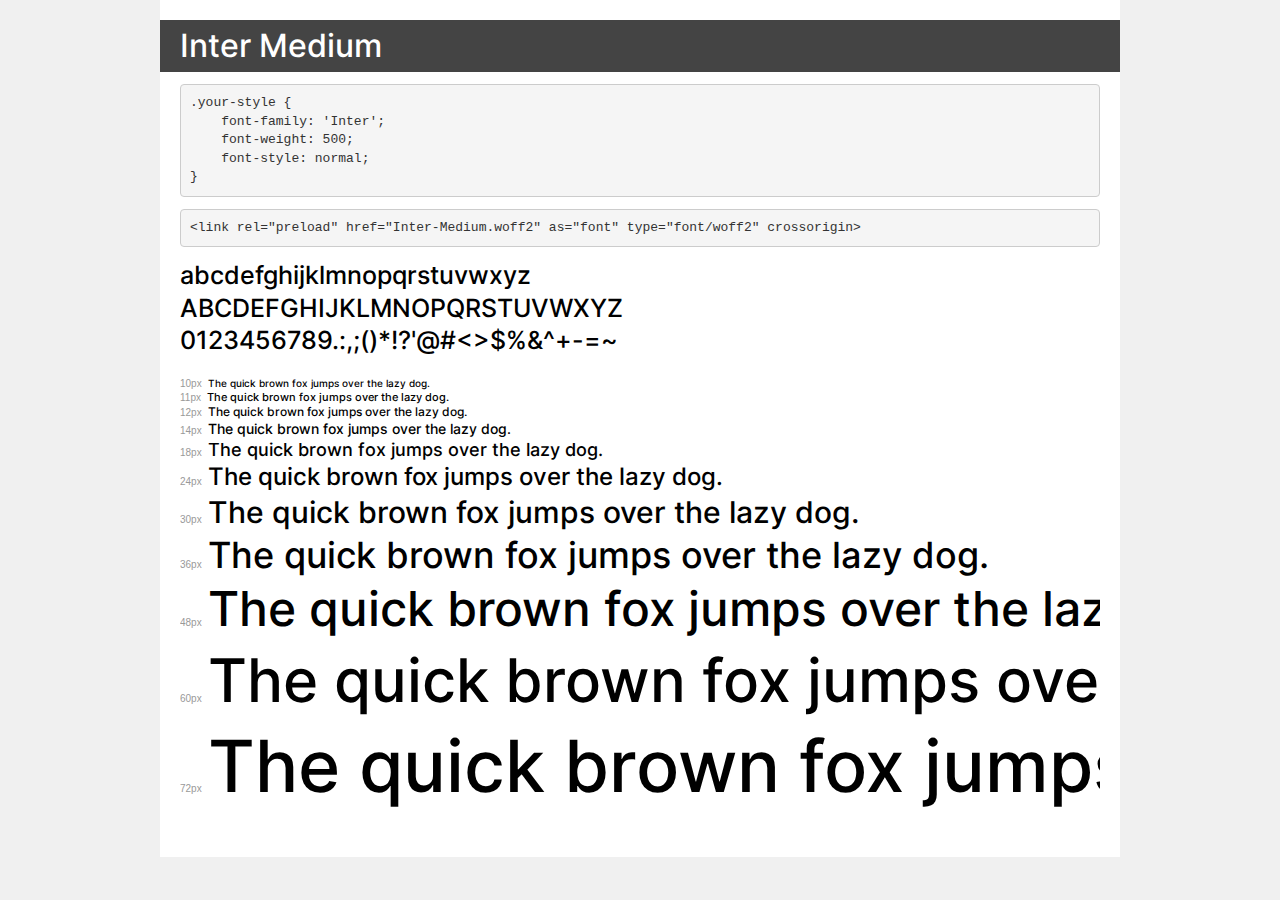
<file: css/fonts/demo.html>
<!DOCTYPE html>
<html lang="en">
<head>
    <meta charset="utf-8">
    <meta http-equiv="X-UA-Compatible" content="IE=edge">
    <meta name="viewport" content="width=device-width, initial-scale=1">
    <meta name="robots" content="noindex, noarchive">
    <meta name="format-detection" content="telephone=no">
    <title>Transfonter demo</title>
    <link href="stylesheet.css" rel="stylesheet">
    <style>
        /*
        http://meyerweb.com/eric/tools/css/reset/
        v2.0 | 20110126
        License: none (public domain)
        */
        html, body, div, span, applet, object, iframe,
        h1, h2, h3, h4, h5, h6, p, blockquote, pre,
        a, abbr, acronym, address, big, cite, code,
        del, dfn, em, img, ins, kbd, q, s, samp,
        small, strike, strong, sub, sup, tt, var,
        b, u, i, center,
        dl, dt, dd, ol, ul, li,
        fieldset, form, label, legend,
        table, caption, tbody, tfoot, thead, tr, th, td,
        article, aside, canvas, details, embed,
        figure, figcaption, footer, header, hgroup,
        menu, nav, output, ruby, section, summary,
        time, mark, audio, video {
            margin: 0;
            padding: 0;
            border: 0;
            font-size: 100%;
            font: inherit;
            vertical-align: baseline;
        }
        /* HTML5 display-role reset for older browsers */
        article, aside, details, figcaption, figure,
        footer, header, hgroup, menu, nav, section {
            display: block;
        }
        body {
            line-height: 1;
        }
        ol, ul {
            list-style: none;
        }
        blockquote, q {
            quotes: none;
        }
        blockquote:before, blockquote:after,
        q:before, q:after {
            content: '';
            content: none;
        }
        table {
            border-collapse: collapse;
            border-spacing: 0;
        }
        /* demo styles */
        body {
            background: #f0f0f0;
            color: #000;
        }
        .page {
            background: #fff;
            width: 920px;
            margin: 0 auto;
            padding: 20px 20px 0 20px;
            overflow: hidden;
        }
        .font-container {
            overflow-x: auto;
            overflow-y: hidden;
            margin-bottom: 40px;
            line-height: 1.3;
            white-space: nowrap;
            padding-bottom: 5px;
        }
        h1 {
            position: relative;
            background: #444;
            font-size: 32px;
            color: #fff;
            padding: 10px 20px;
            margin: 0 -20px 12px -20px;
        }
        .letters {
            font-size: 25px;
            margin-bottom: 20px;
        }
        .s10:before {
            content: '10px';
        }
        .s11:before {
            content: '11px';
        }
        .s12:before {
            content: '12px';
        }
        .s14:before {
            content: '14px';
        }
        .s18:before {
            content: '18px';
        }
        .s24:before {
            content: '24px';
        }
        .s30:before {
            content: '30px';
        }
        .s36:before {
            content: '36px';
        }
        .s48:before {
            content: '48px';
        }
        .s60:before {
            content: '60px';
        }
        .s72:before {
            content: '72px';
        }
        .s10:before, .s11:before, .s12:before, .s14:before,
        .s18:before, .s24:before, .s30:before, .s36:before,
        .s48:before, .s60:before, .s72:before {
            font-family: Arial, sans-serif;
            font-size: 10px;
            font-weight: normal;
            font-style: normal;
            color: #999;
            padding-right: 6px;
        }
        pre {
            display: block;
            padding: 9px;
            margin: 0 0 12px;
            font-family: Monaco, Menlo, Consolas, "Courier New", monospace;
            font-size: 13px;
            line-height: 1.428571429;
            color: #333;
            font-weight: normal;
            font-style: normal;
            background-color: #f5f5f5;
            border: 1px solid #ccc;
            overflow-x: auto;
            border-radius: 4px;
        }
        /* responsive */
        @media (max-width: 959px) {
            .page {
                width: auto;
                margin: 0;
            }
        }
    </style>
</head>
<body>
<div class="page">
    <div class="demo">
        <h1 style="font-family: 'Inter'; font-weight: 500; font-style: normal;">Inter Medium</h1>
        <pre title="Usage">.your-style {
    font-family: 'Inter';
    font-weight: 500;
    font-style: normal;
}</pre>
        <pre title="Preload (optional)">
&lt;link rel=&quot;preload&quot; href=&quot;Inter-Medium.woff2&quot; as=&quot;font&quot; type=&quot;font/woff2&quot; crossorigin&gt;</pre>
        <div class="font-container" style="font-family: 'Inter'; font-weight: 500; font-style: normal;">
            <p class="letters">
                abcdefghijklmnopqrstuvwxyz<br>
ABCDEFGHIJKLMNOPQRSTUVWXYZ<br>
                0123456789.:,;()*!?'@#&lt;&gt;$%&^+-=~
            </p>
            <p class="s10" style="font-size: 10px;">The quick brown fox jumps over the lazy dog.</p>
            <p class="s11" style="font-size: 11px;">The quick brown fox jumps over the lazy dog.</p>
            <p class="s12" style="font-size: 12px;">The quick brown fox jumps over the lazy dog.</p>
            <p class="s14" style="font-size: 14px;">The quick brown fox jumps over the lazy dog.</p>
            <p class="s18" style="font-size: 18px;">The quick brown fox jumps over the lazy dog.</p>
            <p class="s24" style="font-size: 24px;">The quick brown fox jumps over the lazy dog.</p>
            <p class="s30" style="font-size: 30px;">The quick brown fox jumps over the lazy dog.</p>
            <p class="s36" style="font-size: 36px;">The quick brown fox jumps over the lazy dog.</p>
            <p class="s48" style="font-size: 48px;">The quick brown fox jumps over the lazy dog.</p>
            <p class="s60" style="font-size: 60px;">The quick brown fox jumps over the lazy dog.</p>
            <p class="s72" style="font-size: 72px;">The quick brown fox jumps over the lazy dog.</p>
        </div>
    </div>

</div>
</body>
</html>
</file>
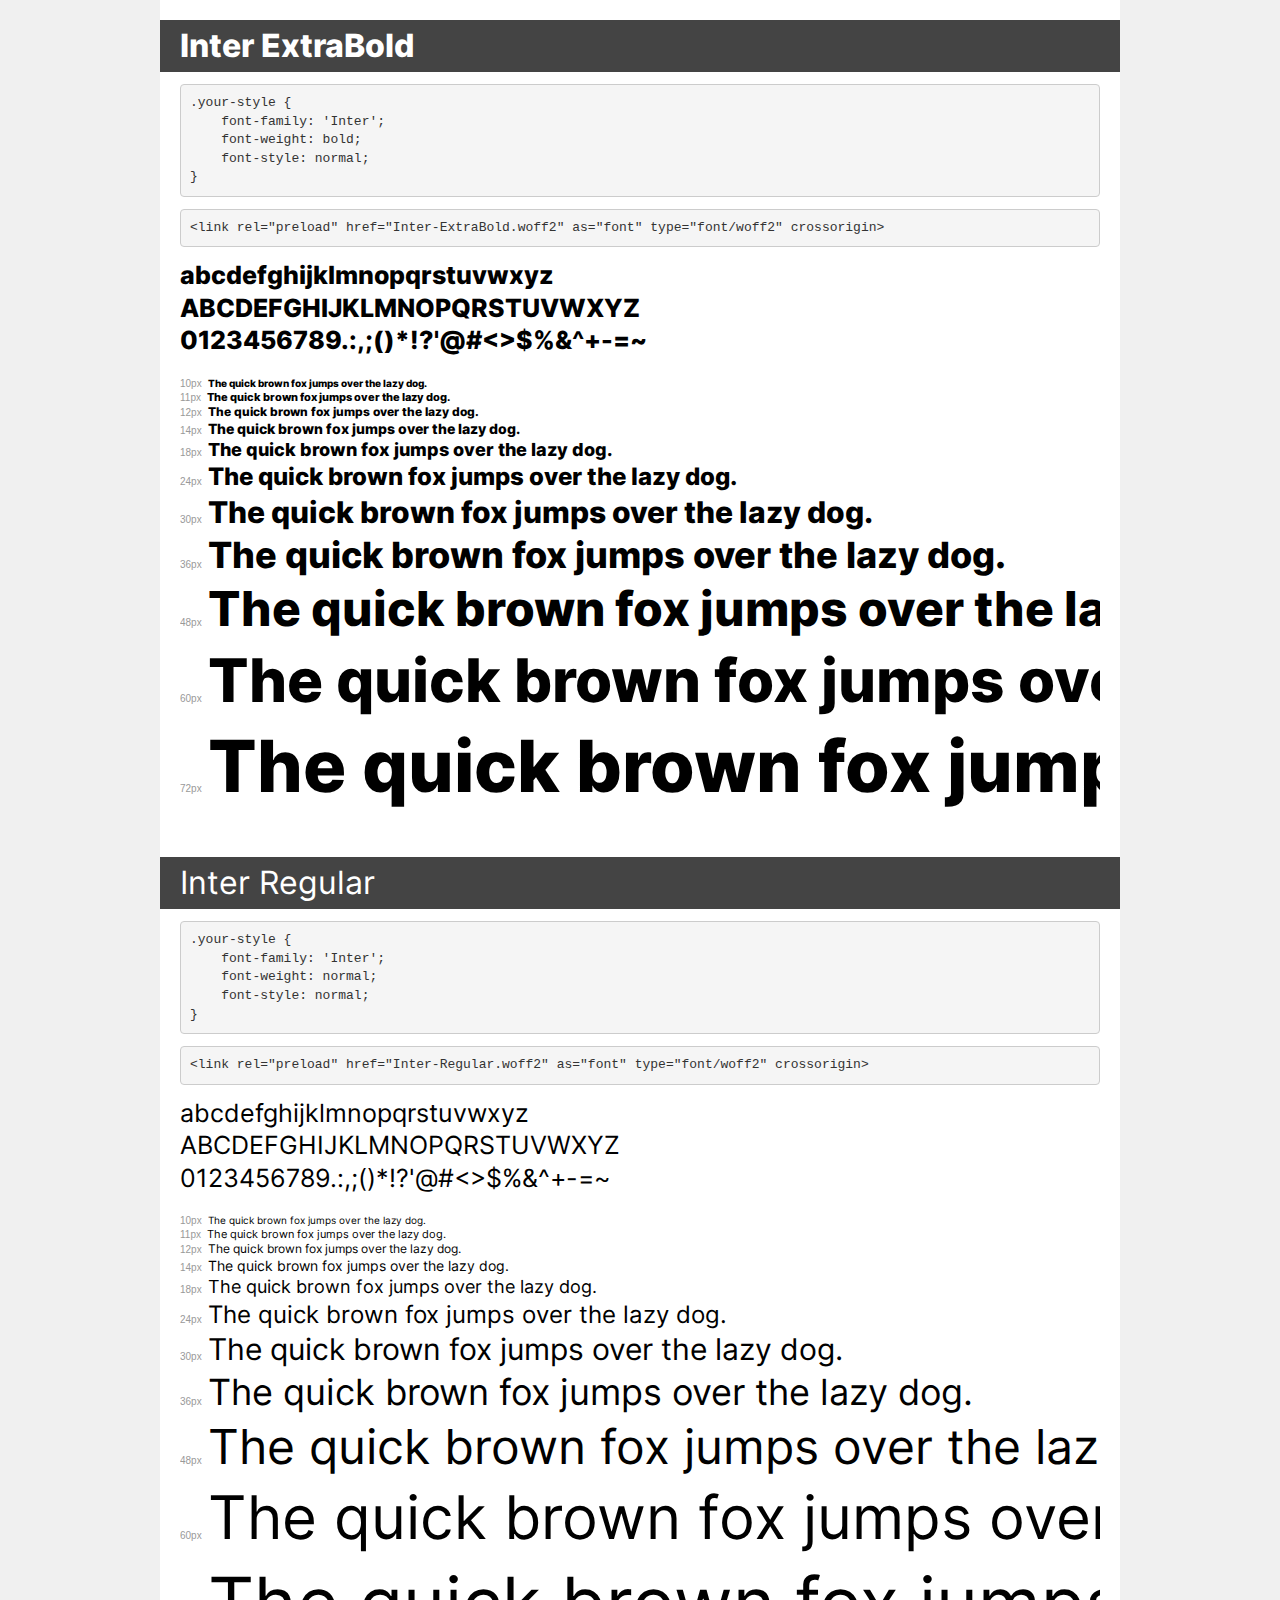
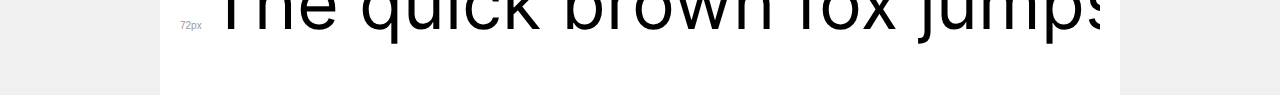
<file: css/fonts/transfonter.org-20240313-105459/demo.html>
<!DOCTYPE html>
<html lang="en">
<head>
    <meta charset="utf-8">
    <meta http-equiv="X-UA-Compatible" content="IE=edge">
    <meta name="viewport" content="width=device-width, initial-scale=1">
    <meta name="robots" content="noindex, noarchive">
    <meta name="format-detection" content="telephone=no">
    <title>Transfonter demo</title>
    <link href="stylesheet.css" rel="stylesheet">
    <style>
        /*
        http://meyerweb.com/eric/tools/css/reset/
        v2.0 | 20110126
        License: none (public domain)
        */
        html, body, div, span, applet, object, iframe,
        h1, h2, h3, h4, h5, h6, p, blockquote, pre,
        a, abbr, acronym, address, big, cite, code,
        del, dfn, em, img, ins, kbd, q, s, samp,
        small, strike, strong, sub, sup, tt, var,
        b, u, i, center,
        dl, dt, dd, ol, ul, li,
        fieldset, form, label, legend,
        table, caption, tbody, tfoot, thead, tr, th, td,
        article, aside, canvas, details, embed,
        figure, figcaption, footer, header, hgroup,
        menu, nav, output, ruby, section, summary,
        time, mark, audio, video {
            margin: 0;
            padding: 0;
            border: 0;
            font-size: 100%;
            font: inherit;
            vertical-align: baseline;
        }
        /* HTML5 display-role reset for older browsers */
        article, aside, details, figcaption, figure,
        footer, header, hgroup, menu, nav, section {
            display: block;
        }
        body {
            line-height: 1;
        }
        ol, ul {
            list-style: none;
        }
        blockquote, q {
            quotes: none;
        }
        blockquote:before, blockquote:after,
        q:before, q:after {
            content: '';
            content: none;
        }
        table {
            border-collapse: collapse;
            border-spacing: 0;
        }
        /* demo styles */
        body {
            background: #f0f0f0;
            color: #000;
        }
        .page {
            background: #fff;
            width: 920px;
            margin: 0 auto;
            padding: 20px 20px 0 20px;
            overflow: hidden;
        }
        .font-container {
            overflow-x: auto;
            overflow-y: hidden;
            margin-bottom: 40px;
            line-height: 1.3;
            white-space: nowrap;
            padding-bottom: 5px;
        }
        h1 {
            position: relative;
            background: #444;
            font-size: 32px;
            color: #fff;
            padding: 10px 20px;
            margin: 0 -20px 12px -20px;
        }
        .letters {
            font-size: 25px;
            margin-bottom: 20px;
        }
        .s10:before {
            content: '10px';
        }
        .s11:before {
            content: '11px';
        }
        .s12:before {
            content: '12px';
        }
        .s14:before {
            content: '14px';
        }
        .s18:before {
            content: '18px';
        }
        .s24:before {
            content: '24px';
        }
        .s30:before {
            content: '30px';
        }
        .s36:before {
            content: '36px';
        }
        .s48:before {
            content: '48px';
        }
        .s60:before {
            content: '60px';
        }
        .s72:before {
            content: '72px';
        }
        .s10:before, .s11:before, .s12:before, .s14:before,
        .s18:before, .s24:before, .s30:before, .s36:before,
        .s48:before, .s60:before, .s72:before {
            font-family: Arial, sans-serif;
            font-size: 10px;
            font-weight: normal;
            font-style: normal;
            color: #999;
            padding-right: 6px;
        }
        pre {
            display: block;
            padding: 9px;
            margin: 0 0 12px;
            font-family: Monaco, Menlo, Consolas, "Courier New", monospace;
            font-size: 13px;
            line-height: 1.428571429;
            color: #333;
            font-weight: normal;
            font-style: normal;
            background-color: #f5f5f5;
            border: 1px solid #ccc;
            overflow-x: auto;
            border-radius: 4px;
        }
        /* responsive */
        @media (max-width: 959px) {
            .page {
                width: auto;
                margin: 0;
            }
        }
    </style>
</head>
<body>
<div class="page">
    <div class="demo">
        <h1 style="font-family: 'Inter'; font-weight: bold; font-style: normal;">Inter ExtraBold</h1>
        <pre title="Usage">.your-style {
    font-family: 'Inter';
    font-weight: bold;
    font-style: normal;
}</pre>
        <pre title="Preload (optional)">
&lt;link rel=&quot;preload&quot; href=&quot;Inter-ExtraBold.woff2&quot; as=&quot;font&quot; type=&quot;font/woff2&quot; crossorigin&gt;</pre>
        <div class="font-container" style="font-family: 'Inter'; font-weight: bold; font-style: normal;">
            <p class="letters">
                abcdefghijklmnopqrstuvwxyz<br>
ABCDEFGHIJKLMNOPQRSTUVWXYZ<br>
                0123456789.:,;()*!?'@#&lt;&gt;$%&^+-=~
            </p>
            <p class="s10" style="font-size: 10px;">The quick brown fox jumps over the lazy dog.</p>
            <p class="s11" style="font-size: 11px;">The quick brown fox jumps over the lazy dog.</p>
            <p class="s12" style="font-size: 12px;">The quick brown fox jumps over the lazy dog.</p>
            <p class="s14" style="font-size: 14px;">The quick brown fox jumps over the lazy dog.</p>
            <p class="s18" style="font-size: 18px;">The quick brown fox jumps over the lazy dog.</p>
            <p class="s24" style="font-size: 24px;">The quick brown fox jumps over the lazy dog.</p>
            <p class="s30" style="font-size: 30px;">The quick brown fox jumps over the lazy dog.</p>
            <p class="s36" style="font-size: 36px;">The quick brown fox jumps over the lazy dog.</p>
            <p class="s48" style="font-size: 48px;">The quick brown fox jumps over the lazy dog.</p>
            <p class="s60" style="font-size: 60px;">The quick brown fox jumps over the lazy dog.</p>
            <p class="s72" style="font-size: 72px;">The quick brown fox jumps over the lazy dog.</p>
        </div>
    </div>

    <div class="demo">
        <h1 style="font-family: 'Inter'; font-weight: normal; font-style: normal;">Inter Regular</h1>
        <pre title="Usage">.your-style {
    font-family: 'Inter';
    font-weight: normal;
    font-style: normal;
}</pre>
        <pre title="Preload (optional)">
&lt;link rel=&quot;preload&quot; href=&quot;Inter-Regular.woff2&quot; as=&quot;font&quot; type=&quot;font/woff2&quot; crossorigin&gt;</pre>
        <div class="font-container" style="font-family: 'Inter'; font-weight: normal; font-style: normal;">
            <p class="letters">
                abcdefghijklmnopqrstuvwxyz<br>
ABCDEFGHIJKLMNOPQRSTUVWXYZ<br>
                0123456789.:,;()*!?'@#&lt;&gt;$%&^+-=~
            </p>
            <p class="s10" style="font-size: 10px;">The quick brown fox jumps over the lazy dog.</p>
            <p class="s11" style="font-size: 11px;">The quick brown fox jumps over the lazy dog.</p>
            <p class="s12" style="font-size: 12px;">The quick brown fox jumps over the lazy dog.</p>
            <p class="s14" style="font-size: 14px;">The quick brown fox jumps over the lazy dog.</p>
            <p class="s18" style="font-size: 18px;">The quick brown fox jumps over the lazy dog.</p>
            <p class="s24" style="font-size: 24px;">The quick brown fox jumps over the lazy dog.</p>
            <p class="s30" style="font-size: 30px;">The quick brown fox jumps over the lazy dog.</p>
            <p class="s36" style="font-size: 36px;">The quick brown fox jumps over the lazy dog.</p>
            <p class="s48" style="font-size: 48px;">The quick brown fox jumps over the lazy dog.</p>
            <p class="s60" style="font-size: 60px;">The quick brown fox jumps over the lazy dog.</p>
            <p class="s72" style="font-size: 72px;">The quick brown fox jumps over the lazy dog.</p>
        </div>
    </div>

</div>
</body>
</html>
</file>
<file: css/fonts/stylesheet.css>
@font-face {
    font-family: 'Inter';
    src: url('Inter-Medium.woff2') format('woff2'),
        url('Inter-Medium.woff') format('woff'),
        url('Inter-Medium.ttf') format('truetype'),
        url('Inter-Medium.svg#Inter-Medium') format('svg');
    font-weight: 500;
    font-style: normal;
    font-display: swap;
}
</file>
<file: css/fonts/transfonter.org-20240313-105459/stylesheet.css>
@font-face {
    font-family: 'Inter';
    src: url('Inter-ExtraBold.woff2') format('woff2'),
        url('Inter-ExtraBold.woff') format('woff'),
        url('Inter-ExtraBold.ttf') format('truetype'),
        url('Inter-ExtraBold.svg#Inter-ExtraBold') format('svg');
    font-weight: bold;
    font-style: normal;
    font-display: swap;
}

@font-face {
    font-family: 'Inter';
    src: url('Inter-Regular.woff2') format('woff2'),
        url('Inter-Regular.woff') format('woff'),
        url('Inter-Regular.ttf') format('truetype'),
        url('Inter-Regular.svg#Inter-Regular') format('svg');
    font-weight: normal;
    font-style: normal;
    font-display: swap;
}
</file>
